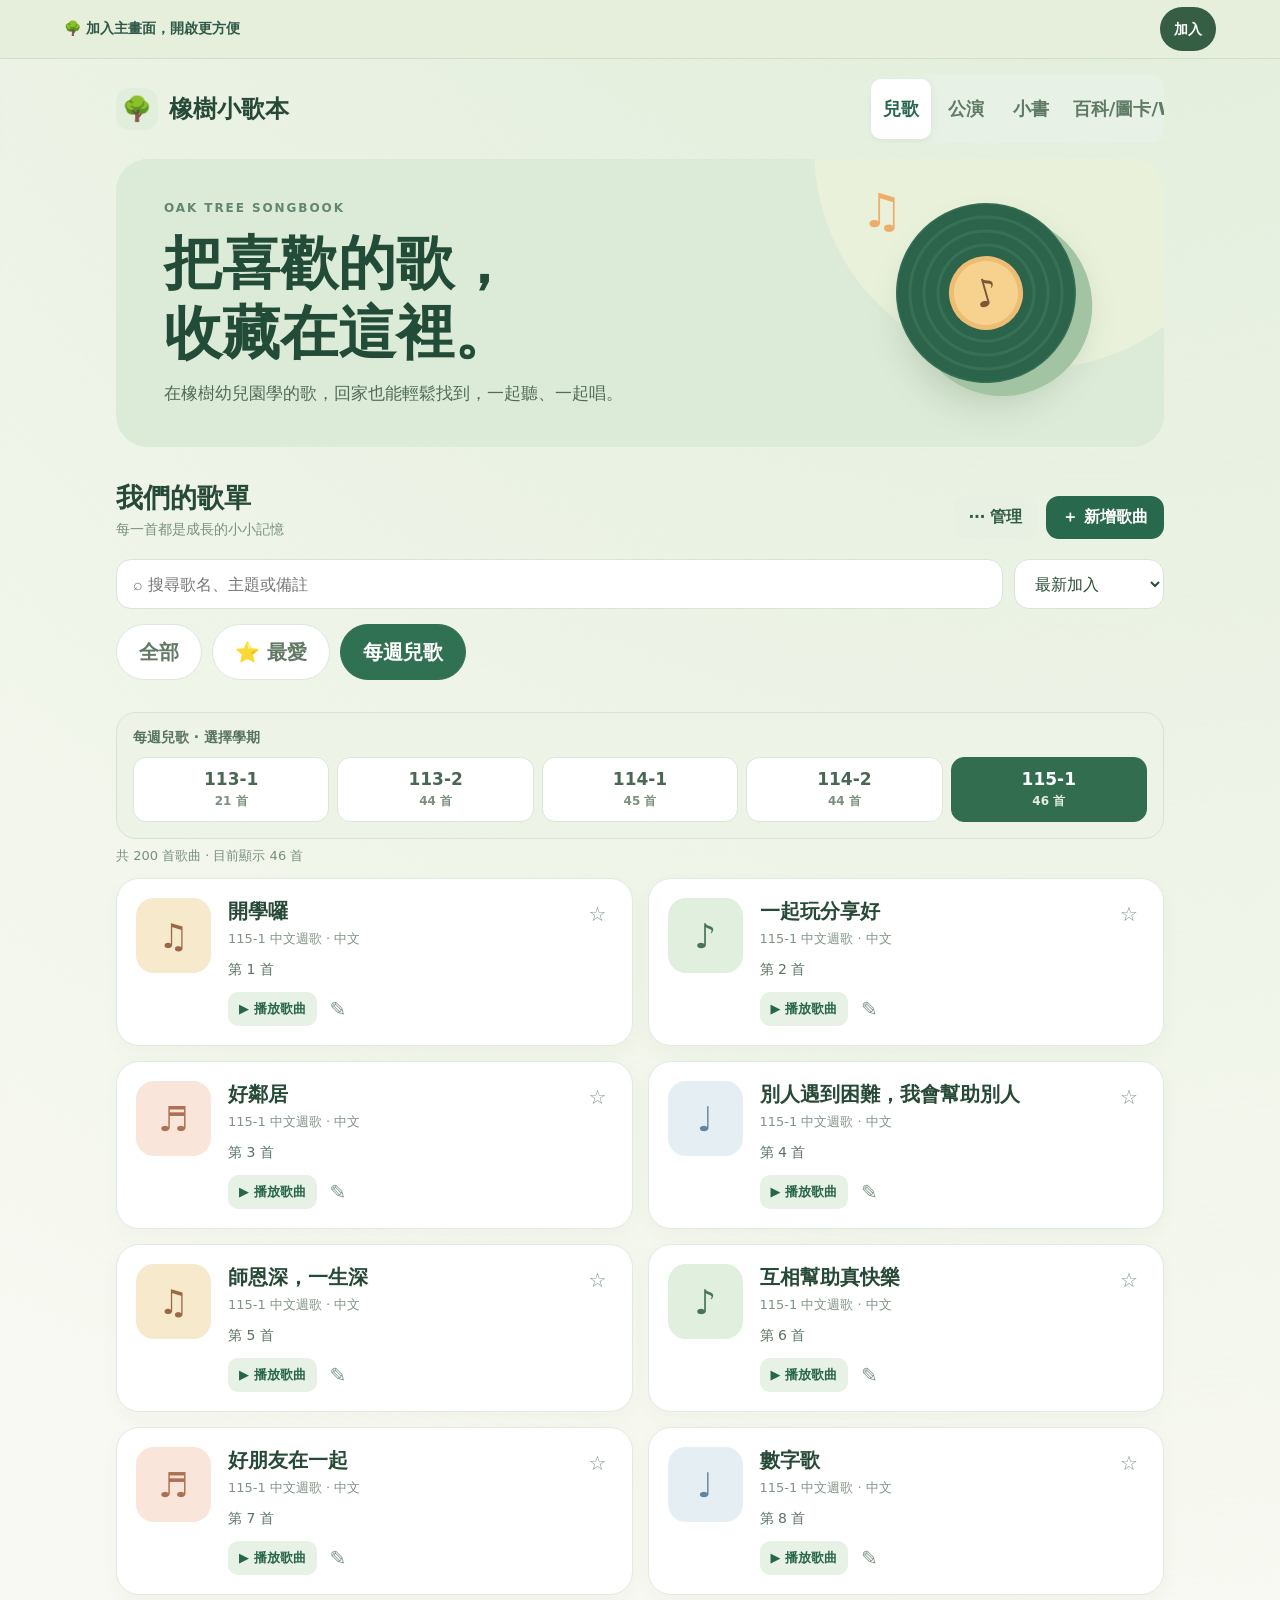
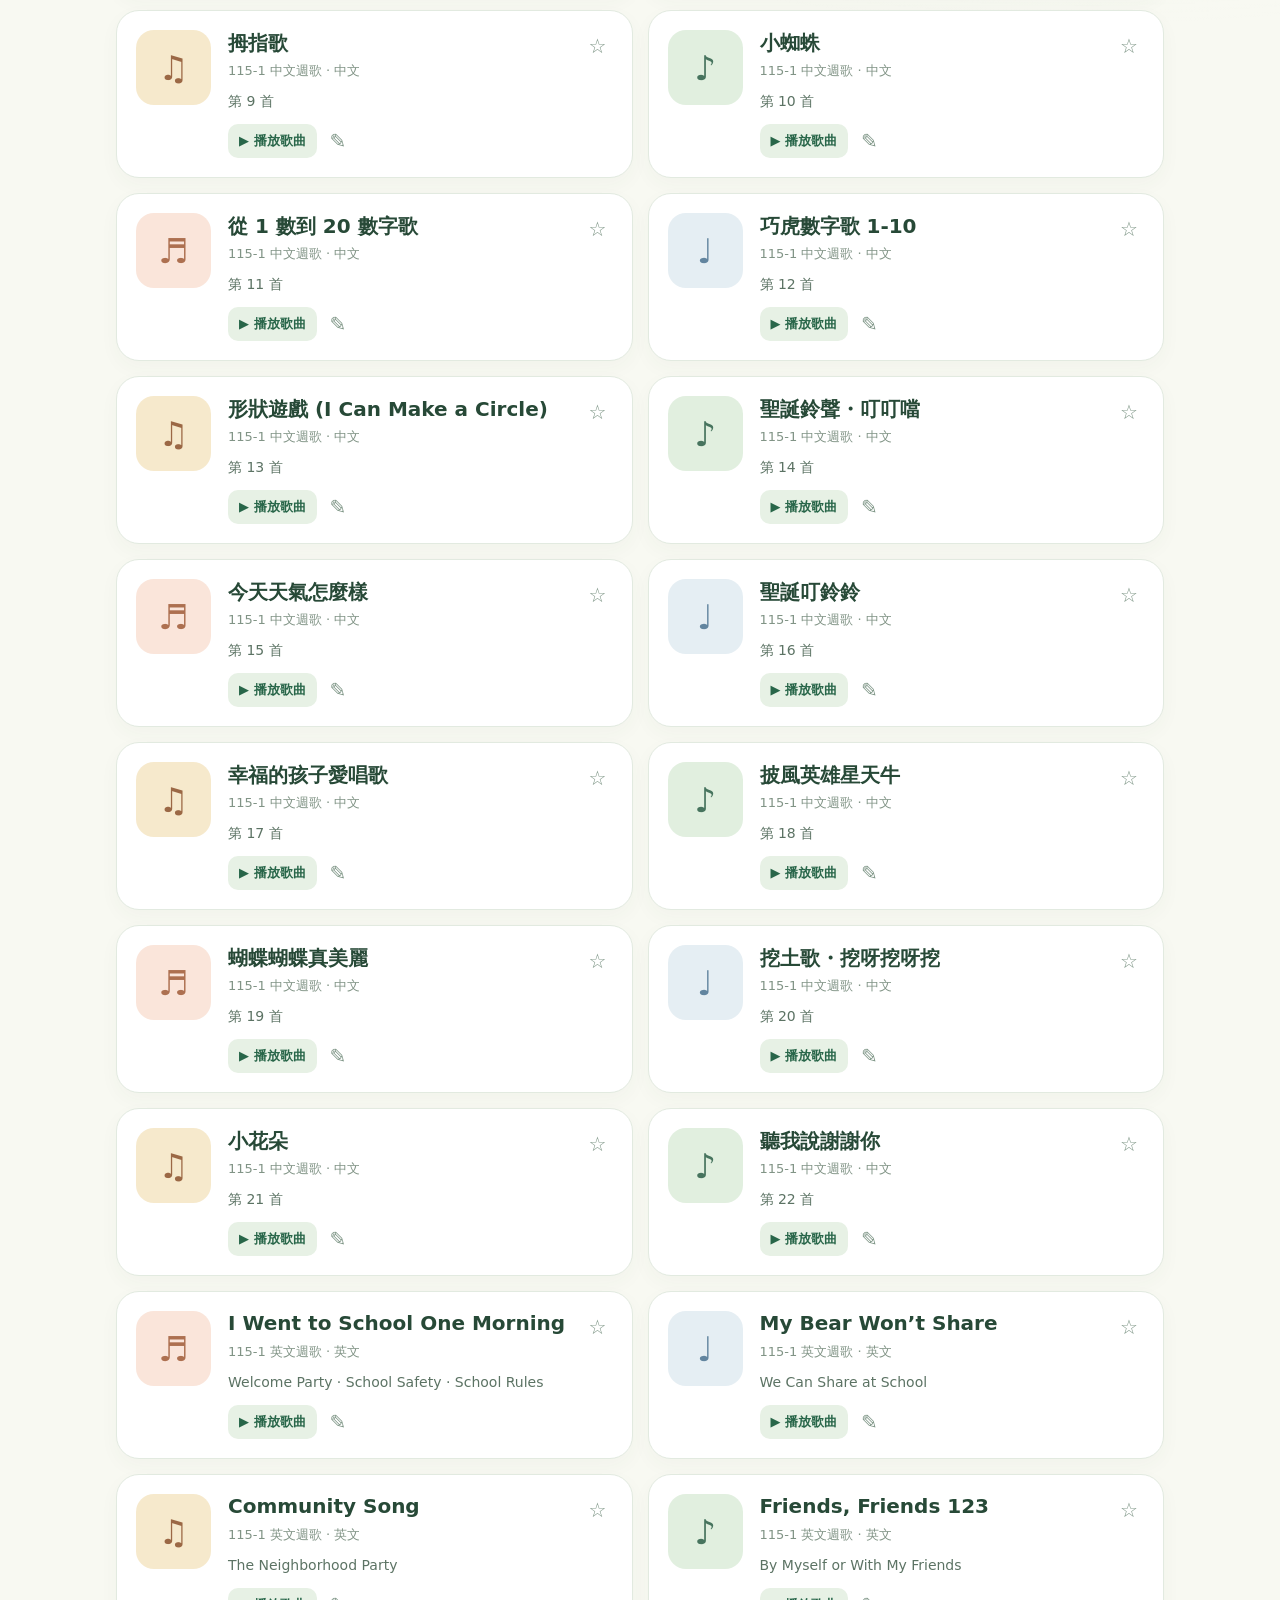
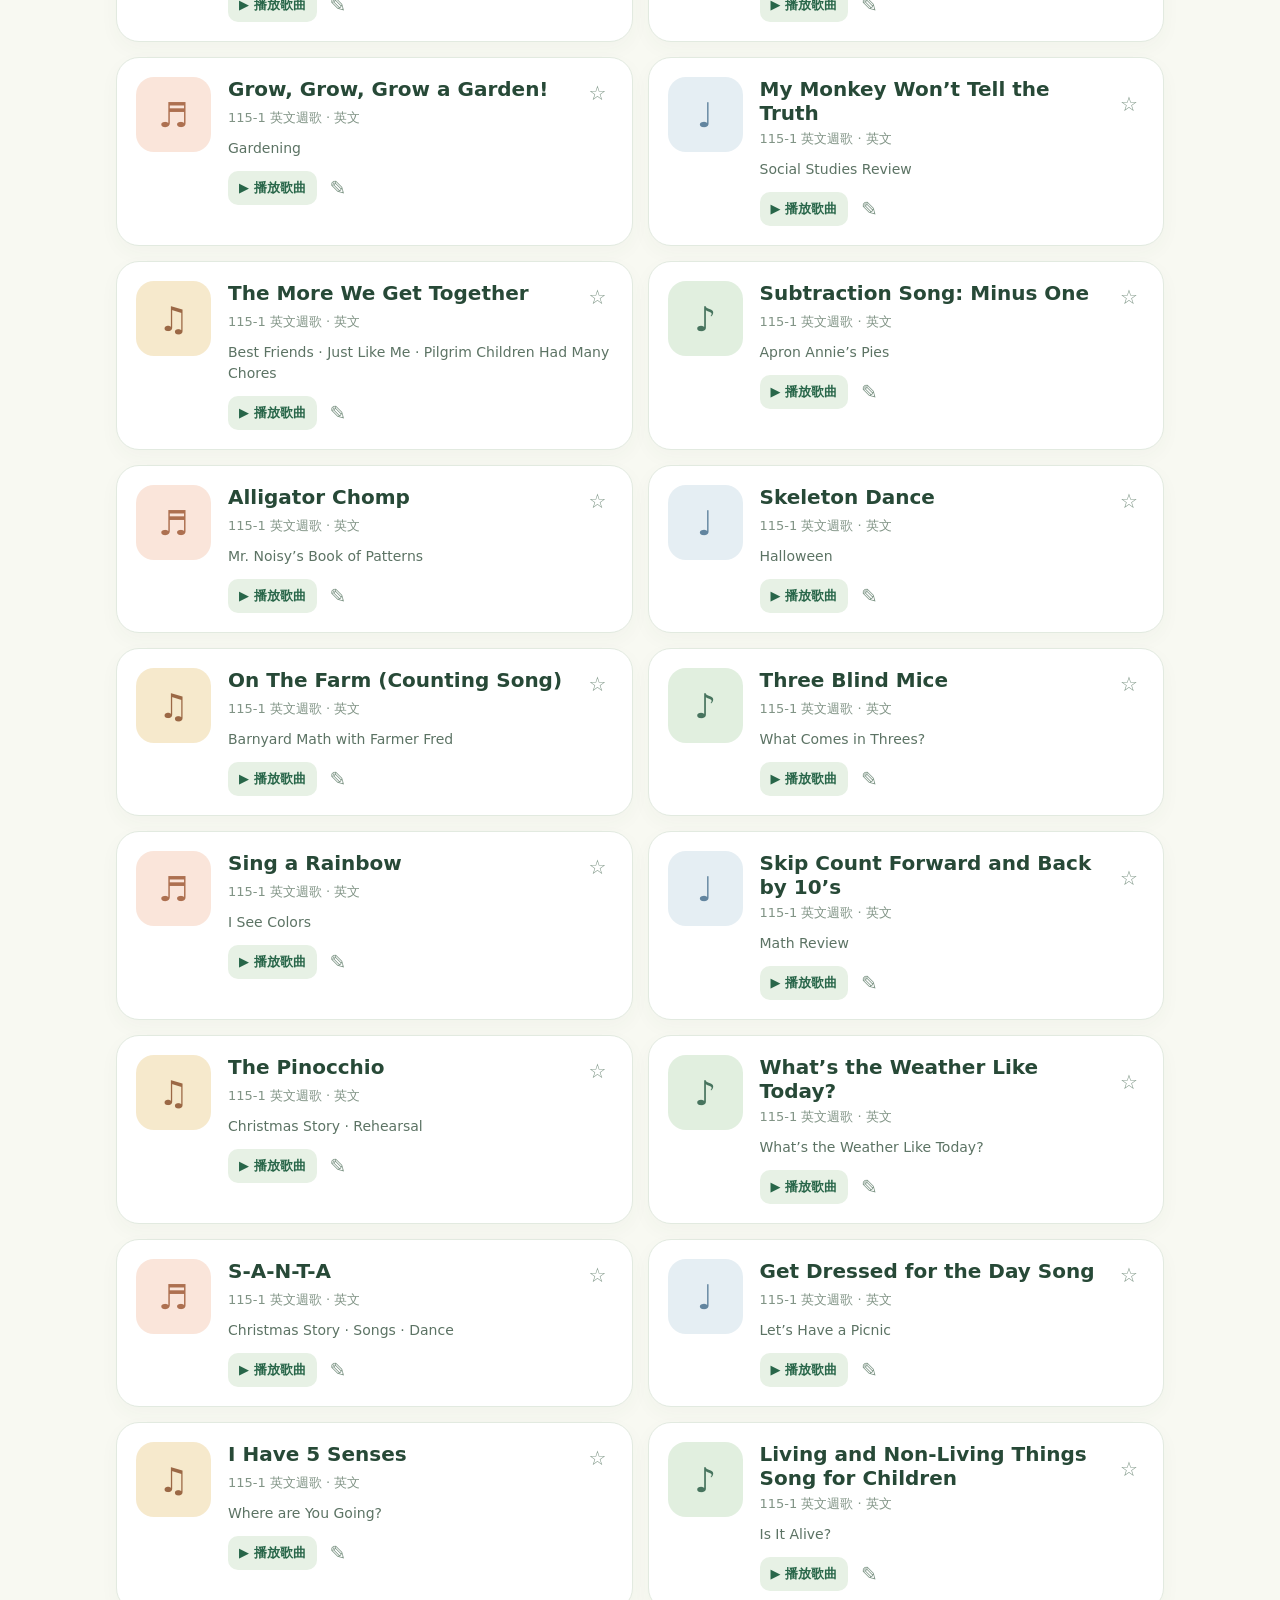
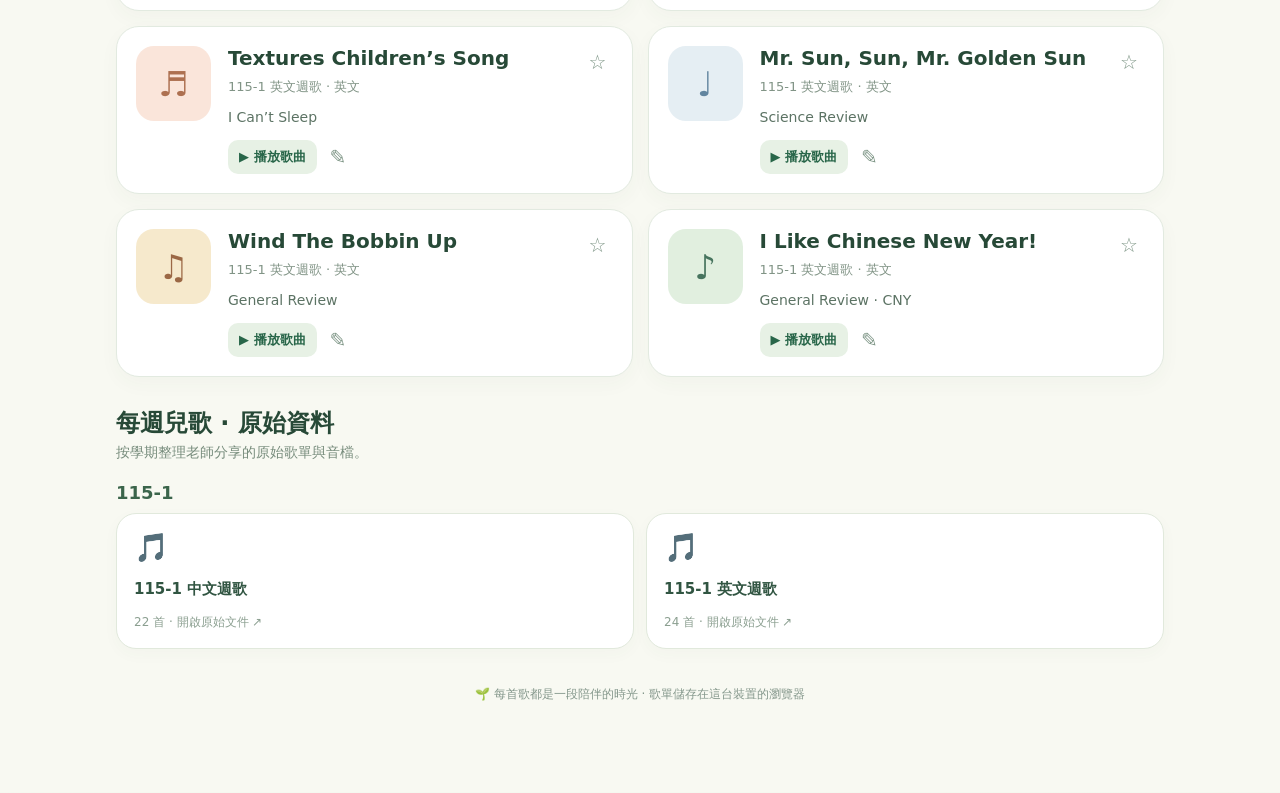
<file: index.html>
<!doctype html><html lang="zh-Hant"><head><meta charset="utf-8"><meta name="viewport" content="width=device-width,initial-scale=1,viewport-fit=cover"><meta name="theme-color" content="#dfecdc"><meta name="description" content="收藏橡樹幼兒園的歌曲與播放連結"><link rel="manifest" href="./manifest.webmanifest?v=28"><link rel="icon" href="./icon.svg?v=28" type="image/svg+xml"><link rel="apple-touch-icon" href="./apple-touch-icon-v28.png"><title>橡樹小歌本</title><style>
:root{font-family:ui-rounded,"Noto Sans TC","PingFang TC",system-ui,sans-serif;color:#274937;background:#f8f9f2}*{box-sizing:border-box}body{margin:0;background:radial-gradient(circle at 85% -10%,#dcebd5,transparent 35%),#f8f9f2}button,input,select,textarea{font:inherit}button{cursor:pointer}button:focus-visible,a:focus-visible,input:focus-visible,textarea:focus-visible{outline:3px solid #eaaa60;outline-offset:2px}.shell{max-width:1100px;margin:auto;padding:0 26px 90px}.top{display:flex;align-items:center;justify-content:space-between;padding:24px 0}.brand{display:flex;align-items:center;gap:11px;font-weight:900;font-size:20px}.brand span:first-child{display:grid;place-items:center;background:#e2eedc;width:42px;height:42px;border-radius:14px}.badge{color:#62816e;background:#eaf3e6;padding:9px 14px;border-radius:99px;font-size:13px;font-weight:700}.hero{position:relative;overflow:hidden;display:flex;align-items:center;justify-content:space-between;min-height:285px;padding:40px 48px;background:#dcebd7;border-radius:32px}.hero>div:first-child{position:relative;z-index:2}.hero:before{content:"";position:absolute;width:440px;height:440px;border-radius:50%;background:#f5f6df;right:-90px;top:-230px;opacity:.55}.eyebrow{font-size:13px;font-weight:900;letter-spacing:.16em;color:#648b69}.hero h1{font-size:clamp(35px,5vw,58px);line-height:1.2;margin:12px 0;color:#224b38}.hero p{color:#506b58;font-size:17px;line-height:1.6;max-width:510px;margin:0}.art{position:relative;z-index:1;width:200px;height:200px;margin-right:20px;flex:none}.record{width:180px;height:180px;border-radius:50%;background:repeating-radial-gradient(circle,#2c634b 0 4px,#387055 5px 7px,#2c634b 8px 14px);box-shadow:12px 17px 0 #a3c4a2,0 24px 35px #47654d33;transform:rotate(-16deg)}.record:after{content:"♪";position:absolute;inset:53px;border-radius:50%;display:grid;place-items:center;font-size:38px;color:#795737;background:#f7d28f;border:5px solid #edbd74}.music{position:absolute;left:-35px;top:-20px;font-size:47px;color:#eead68}.heading{display:flex;align-items:end;justify-content:space-between;gap:15px;margin:33px 0 20px}.heading h2{font-size:27px;margin:0}.heading p{font-size:14px;color:#789082;margin:5px 0 0}.actions{display:flex;gap:8px;flex-wrap:wrap}.btn{display:inline-flex;align-items:center;justify-content:center;gap:6px;border:0;border-radius:13px;padding:11px 16px;min-height:43px;font-weight:800;text-decoration:none}.primary{background:#28684d;color:#fff}.soft{background:#e7f0e3;color:#315f45}.ghost{background:#fff;border:1px solid #dbe7d9;color:#4d6856}.danger{background:#fff0e9;color:#a65234}.toolbar{display:flex;gap:11px;margin:20px 0 15px}.search{flex:1}.search input,.sort{width:100%;border:1px solid #dae5d9;border-radius:15px;background:white;padding:13px 16px;min-height:50px;color:#2d4d38}.sort{width:150px}.filters{display:flex;gap:10px;overflow:auto;padding-bottom:14px;scrollbar-width:none}.chip{flex:none;display:inline-flex;align-items:center;justify-content:center;white-space:nowrap;min-height:56px;border:1px solid #dce8db;border-radius:99px;background:#fff;color:#627966;padding:13px 22px;font-size:20px;line-height:1.35;font-weight:800}.chip.active{color:#fff;background:#317153;border-color:#317153}.count{font-size:13px;color:#7a8e80;margin-bottom:13px}.grid{display:grid;grid-template-columns:repeat(2,minmax(0,1fr));gap:15px}.card{display:flex;gap:17px;background:#fff;border:1px solid #e2eae0;border-radius:23px;padding:19px;min-height:155px;box-shadow:0 7px 20px #345c3e09}.cover{width:75px;height:75px;flex:none;display:grid;place-items:center;border-radius:18px;background:#f6e9cc;color:#9b6845;font-size:34px}.cover.c1{background:#e1efdf;color:#47745e}.cover.c2{background:#fae5da;color:#ad7050}.cover.c3{background:#e5eef3;color:#62859f}.body{min-width:0;flex:1}.cardtop{display:flex;justify-content:space-between;gap:8px}.card h3{font-size:20px;margin:0 0 5px;overflow-wrap:anywhere}.meta{font-size:13px;color:#819486;margin:0 0 11px}.notes{font-size:14px;line-height:1.5;color:#5c7364;margin:0 0 12px;overflow-wrap:anywhere}.bottom{display:flex;gap:7px;align-items:center;flex-wrap:wrap}.play{background:#e7f1e5;color:#286649;border:0;border-radius:10px;padding:8px 11px;font-size:13px;font-weight:900;text-decoration:none}.tiny{background:transparent;border:0;border-radius:10px;color:#819889;padding:6px;font-size:20px;line-height:1}.tiny.on{color:#e8a255}.empty{grid-column:1/-1;border:1px dashed #bfd5be;border-radius:26px;background:#fffefa;padding:50px 20px;text-align:center;color:#617767}.empty .icon{font-size:48px}.empty h3{color:#2a513c;margin:9px 0;font-size:22px}.empty p{line-height:1.7;max-width:460px;margin:0 auto 20px}.foot{text-align:center;margin-top:37px;font-size:12px;color:#84978b}dialog{border:0;border-radius:24px;padding:0;width:min(540px,calc(100% - 26px));max-height:calc(100vh - 30px);box-shadow:0 25px 80px #102b2480;color:#274737}dialog::backdrop{background:#142e2880;backdrop-filter:blur(4px)}.inner{padding:25px;max-height:calc(100vh - 30px);overflow:auto}.dhead{display:flex;align-items:center;justify-content:space-between;margin-bottom:17px}.dhead h2{margin:0;font-size:24px}.field{display:block;font-size:13px;font-weight:800;color:#42604b;margin:13px 0 6px}.input{width:100%;border:1px solid #d5e2d6;border-radius:12px;padding:12px 13px;min-height:45px;color:#294c38}.row{display:grid;grid-template-columns:1fr 1fr;gap:11px}.textarea{min-height:84px;resize:vertical}.dialog-actions{display:flex;justify-content:space-between;gap:8px;margin-top:22px}.dialog-actions>div{display:flex;gap:8px}.help{font-size:13px;line-height:1.7;color:#698073}.toast{position:fixed;bottom:22px;left:50%;transform:translateX(-50%);background:#244b39;color:white;border-radius:12px;padding:11px 16px;z-index:5;max-width:90%;text-align:center}.hidden{display:none!important}@media(max-width:700px){.shell{padding:0 16px 80px}.top{padding:16px 0}.brand{font-size:17px}.brand span:first-child{width:36px;height:36px}.badge{font-size:11px;padding:7px 10px}.hero{padding:30px 25px;min-height:0;border-radius:25px}.hero:before,.hero .art{display:none}.hero h1{font-size:clamp(29px,8.4vw,35px)}.hero p{font-size:15px;max-width:none;color:#3f614c}.heading{align-items:start}.heading h2{font-size:23px}.actions .btn{padding:10px 12px;font-size:13px}.toolbar{flex-direction:column}.sort{width:100%}.grid{grid-template-columns:1fr}.card{padding:16px;gap:13px}.cover{width:68px;height:68px}.card h3{font-size:18px}.row{grid-template-columns:1fr}}
.resources{margin-top:30px}.resources h2{font-size:24px;margin:0 0 5px}.resources>p{color:#778c7c;font-size:14px;margin:0 0 16px}.resource-grid{display:grid;grid-template-columns:repeat(3,minmax(0,1fr));gap:12px}.resource{display:flex;flex-direction:column;justify-content:space-between;min-height:136px;border-radius:20px;padding:17px;background:#fff;border:1px solid #e1e9dc;text-decoration:none;box-shadow:0 5px 16px #345c3e08}.resource:hover{border-color:#9cc5a3;transform:translateY(-2px)}.resource .r-icon{font-size:28px}.resource strong{font-size:15px;color:#315542;line-height:1.4}.resource small{color:#8b9f90;font-size:12px}.resource.ctp{background:#fbf5e9}.weekly-grid{grid-template-columns:repeat(2,minmax(0,1fr))}.weekly-grid .resource:last-child{grid-column:auto}@media(max-width:850px){.resource-grid{grid-template-columns:repeat(2,minmax(0,1fr))}}@media(max-width:450px){.resource{min-height:116px}.resource-grid .resource:last-child{grid-column:1/-1}}
.book-panel{margin:20px 0 0;border:1px solid #dce8da;border-radius:22px;background:#fffefa;overflow:hidden}.book-panel summary{cursor:pointer;padding:19px 23px;display:flex;justify-content:space-between;gap:10px;align-items:center;color:#305b42;font-size:19px;font-weight:900;list-style:none}.book-panel summary::-webkit-details-marker{display:none}.book-panel summary:after{content:"⌄";font-size:25px;line-height:1;transition:transform .2s}.book-panel[open] summary:after{transform:rotate(180deg)}.book-panel summary small{display:block;color:#789080;font-size:13px;font-weight:600;margin-top:3px}.books-grid{display:grid;grid-template-columns:repeat(2,minmax(0,1fr));gap:12px;padding:0 18px 18px}.book-card{border:1px solid #e4eadf;border-radius:16px;background:#fff;padding:16px}.book-card h3{margin:0 0 13px;font-size:17px;line-height:1.4;color:#2f5541}.book-card h3 span{display:inline-grid;place-items:center;width:27px;height:27px;border-radius:8px;background:#e5f0e3;color:#3d7054;font-size:12px;margin-right:8px}.track-links{display:flex;flex-wrap:wrap;gap:7px}.track-links a{display:inline-flex;align-items:center;gap:4px;padding:8px 11px;border-radius:10px;background:#edf4e9;color:#315f45;text-decoration:none;font-size:12px;font-weight:800}.track-links a:hover{background:#dcebd7}@media(max-width:700px){.books-grid{grid-template-columns:1fr;padding:0 12px 12px}.book-panel summary{padding:16px;font-size:17px}}
.unused-book-promo{display:flex;align-items:center;justify-content:space-between;gap:15px;background:#fff;border:1px solid #dce9d8;border-radius:20px;padding:20px 23px;margin-top:26px}.book-promo strong{font-size:18px;color:#315943}.book-promo p{font-size:14px;color:#708673;margin:5px 0 0}.book-promo a{display:inline-flex;align-items:center;justify-content:center;background:#326a50;color:#fff;text-decoration:none;border-radius:12px;padding:11px 15px;white-space:nowrap;font-size:14px;font-weight:900}@media(max-width:700px){.book-promo{align-items:stretch;flex-direction:column}.book-promo a{width:100%}}
.app-nav{display:flex;gap:5px;padding:4px;background:#e8f1e5;border-radius:13px}.app-nav a{padding:8px 12px;border-radius:10px;color:#5f7b65;text-decoration:none;font-size:13px;font-weight:900;white-space:nowrap}.app-nav a.active{background:#fff;color:#28684d;box-shadow:0 2px 8px #305f3d16}@media(max-width:700px){.app-nav a{padding:7px 9px;font-size:12px}.brand{font-size:16px}}
.semester-picker{margin:18px 0 8px;padding:16px;background:#edf3e7;border:1px solid #d6e5d2;border-radius:20px}.semester-picker[hidden],.weekly-source[hidden]{display:none}.semester-label{font-size:14px;font-weight:800;color:#58735f;margin-bottom:10px}.semester-tabs{display:grid;grid-template-columns:repeat(5,minmax(0,1fr));gap:8px}.semester-tab{font:inherit;cursor:pointer;border:1px solid #dce6d8;border-radius:13px;background:#fff;padding:11px 8px;color:#496754;font-size:17px;font-weight:900;min-width:0}.semester-tab small{display:block;font-size:12px;font-weight:600;margin-top:4px;color:#7b907e}.semester-tab.active{background:#326d50;color:#fff;border-color:#326d50}.semester-tab.active small{color:#e0eee1}.weekly-source{margin-top:20px}.weekly-source h3{margin:0 0 10px;font-size:18px;color:#3b654b}.term-pending{grid-column:1/-1;background:#f1f3ed;border:1px dashed #c6d6c2;padding:22px;border-radius:18px;color:#758b78;font-size:14px}@media(max-width:700px){.semester-picker{padding:13px}.semester-tabs{gap:6px}.semester-tab{font-size:16px;padding:10px 4px}.semester-tab small{font-size:11px}}@media(max-width:700px){.top{flex-wrap:wrap}.app-nav{width:100%}.app-nav a{flex:1;text-align:center;padding:10px 6px;font-size:14px}}.app-nav a{display:flex;align-items:center;justify-content:center;min-height:50px;padding:11px 16px;font-size:18px;line-height:1.35}@media(max-width:700px){.top{flex-wrap:wrap}.app-nav{width:100%}.app-nav a{flex:1;min-height:50px;padding:12px 6px;font-size:18px}}.brand{font-size:24px;line-height:1.25}
.top{padding:16px 0;gap:12px}.app-nav{height:68px;align-items:stretch}.app-nav a{height:60px;min-height:60px;padding:12px 6px}
</style><link rel="stylesheet" href="./header.css?v=41"><script src="./pwa-update.js?v=27" defer></script><style>.oak-install-banner{display:flex;align-items:center;justify-content:space-between;gap:16px;padding:14px max(5%,env(safe-area-inset-right)) 14px max(5%,env(safe-area-inset-left));background:#e6eedc;border-bottom:1px solid #d1dfc8;color:#2f5847}.oak-install-banner strong{display:block;font-size:17px}.oak-install-banner span{display:block;font-size:13px;color:#6a806d;margin-top:3px}.oak-install-banner button,#oakNativeInstall{font:800 16px/1.3 system-ui,sans-serif;min-height:46px;padding:11px 20px;border:0;border-radius:24px;background:#365e45;color:#fff;white-space:nowrap;cursor:pointer}.oak-install-banner button:disabled{background:#cadac2;color:#4c6952;cursor:default}#oakInstallDialog{border:1px solid #d7e2ce;border-radius:24px;background:#f8f9f2;color:#2f4b38;max-width:480px;width:calc(100% - 32px);padding:26px;box-sizing:border-box}#oakInstallDialog::backdrop{background:#1d3e345c}#oakInstallDialog h2{font-size:23px;margin:8px 0 16px}#oakInstallDialog p{font-size:16px;line-height:1.8;margin:14px 0}#oakInstallDialog .oak-install-close{float:right;background:transparent;border:0;color:#456551;font-size:28px;cursor:pointer;min-width:40px;min-height:40px}#oakInstallDialog [hidden]{display:none!important}.oak-install-banner button:focus-visible,#oakInstallDialog button:focus-visible{outline:3px solid #ce9b42;outline-offset:3px}@media(max-width:560px){.oak-install-banner{padding:12px 4%;gap:10px}.oak-install-banner strong{font-size:15px}.oak-install-banner span{font-size:12px;max-width:160px;line-height:1.5}.oak-install-banner button{font-size:15px;padding:10px 15px}}.oak-install-banner{padding-top:7px;padding-bottom:7px;gap:8px}.oak-install-banner strong{font-size:14px;line-height:1.4;white-space:nowrap}.oak-install-banner button{font-size:14px;min-height:44px;padding:8px 14px}.oak-install-banner[hidden]{display:none!important}@media(display-mode:standalone){.oak-install-banner{display:none!important}}@media(max-width:360px){.oak-install-banner strong{font-size:13px}}</style><script src="./install-home.js?v=2" defer></script></head><body><section class="oak-install-banner" aria-label="加入主畫面"><strong>🌳 加入主畫面，開啟更方便</strong><button id="oakInstallButton" type="button" aria-label="將橡樹歌單加入主畫面">加入</button></section><div class="shell"><header class="top"><div class="brand"><span>🌳</span>橡樹小歌本</div><nav class="app-nav" aria-label="主選單"><a class="active" aria-current="page" href="./?v=27">兒歌</a><a href="./performances/?v=27">公演</a><a href="./books/?v=27">小書</a><a href="./resources/?v=27">百科/圖卡/WA</a></nav></header><section class="hero"><div><div class="eyebrow">OAK TREE SONGBOOK</div><h1>把喜歡的歌，<br>收藏在這裡。</h1><p>在橡樹幼兒園學的歌，回家也能輕鬆找到，一起聽、一起唱。</p></div><div class="art" aria-hidden="true"><div class="record"></div><span class="music">♫</span></div></section><main><div class="heading"><div><h2>我們的歌單</h2><p>每一首都是成長的小小記憶</p></div><div class="actions"><button id="manageBtn" class="btn soft">⋯ 管理</button><button id="addBtn" class="btn primary">＋ 新增歌曲</button></div></div><div class="toolbar"><label class="search"><input id="search" type="search" placeholder="⌕ 搜尋歌名、主題或備註" aria-label="搜尋歌單"></label><select id="sort" class="sort" aria-label="排序方式"><option value="new">最新加入</option><option value="title">歌名排序</option><option value="favorite">最愛優先</option></select></div><div id="filters" class="filters"></div><div id="semesterPicker" class="semester-picker"><div class="semester-label">每週兒歌 · 選擇學期</div><div id="semesterTabs" class="semester-tabs" role="group" aria-label="每週兒歌學期"></div></div><div id="count" class="count"></div><div id="grid" class="grid"></div></main><section class="resources" data-resource-section="weekly" aria-label="每週兒歌原始資料"><h2>每週兒歌 · 原始資料</h2><p>按學期整理老師分享的原始歌單與音檔。</p><div class="weekly-source" data-semester="115-1"><h3>115-1</h3><div class="resource-grid weekly-grid"><a class="resource" href="https://reurl.cc/277ye4" target="_blank" rel="noopener noreferrer"><span class="r-icon">🎵</span><strong>115-1 中文週歌</strong><small>22 首 · 開啟原始文件 ↗</small></a><a class="resource" href="https://reurl.cc/LeeLgX" target="_blank" rel="noopener noreferrer"><span class="r-icon">🎵</span><strong>115-1 英文週歌</strong><small>24 首 · 開啟原始文件 ↗</small></a></div></div><div class="weekly-source" data-semester="113-1"><h3>113-1</h3><div class="resource-grid weekly-grid"><a class="resource" href="https://reurl.cc/yvKzr6" target="_blank" rel="noopener noreferrer"><span class="r-icon">🎵</span><strong>113-1 中文週歌</strong><small>21 首 · 開啟原始文件 ↗</small></a></div></div><div class="weekly-source" data-semester="113-2"><h3>113-2</h3><div class="resource-grid weekly-grid"><a class="resource" href="https://docs.google.com/document/d/1z-SynEtV_HfwCzYWh_nQJV52-KiFcUOPLmjjjfNqa-E/edit?usp=sharing" target="_blank" rel="noopener noreferrer"><span class="r-icon">🎵</span><strong>113-2 中文週歌</strong><small>22 首 · 開啟原始文件 ↗</small></a><a class="resource" href="https://drive.google.com/drive/folders/14uwDfpYK676j5fpR87UpuzhgmJwRx_hg?usp=sharing" target="_blank" rel="noopener noreferrer"><span class="r-icon">🎧</span><strong>113-2 英文週歌</strong><small>22 首 · 開啟資料夾 ↗</small></a></div></div><div class="weekly-source" data-semester="114-1"><h3>114-1</h3><div class="resource-grid weekly-grid"><a class="resource" href="https://reurl.cc/WOoWn5" target="_blank" rel="noopener noreferrer"><span class="r-icon">🎵</span><strong>114-1 中文週歌</strong><small>22 週 · 開啟原始文件 ↗</small></a><a class="resource" href="https://reurl.cc/NxoDvq" target="_blank" rel="noopener noreferrer"><span class="r-icon">🎬</span><strong>114-1 英文週歌</strong><small>23 支影片 · 開啟資料夾 ↗</small></a></div></div><div class="weekly-source" data-semester="114-2"><h3>114-2</h3><div class="resource-grid weekly-grid"><a class="resource" href="https://reurl.cc/6GabN6" target="_blank" rel="noopener noreferrer"><span class="r-icon">🎵</span><strong>114-2 中文週歌</strong><small>22 週 · 開啟原始文件 ↗</small></a><a class="resource" href="https://reurl.cc/8e3b5b" target="_blank" rel="noopener noreferrer"><span class="r-icon">🎧</span><strong>114-2 英文週歌</strong><small>22 個音檔 · 開啟資料夾 ↗</small></a></div></div></section><footer class="foot">🌱 每首歌都是一段陪伴的時光 · 歌單儲存在這台裝置的瀏覽器</footer></div>
<dialog id="songDialog"><form id="songForm" class="inner"><div class="dhead"><h2 id="dialogTitle">新增歌曲</h2><button type="button" class="tiny" data-close="songDialog" aria-label="關閉">✕</button></div><input type="hidden" name="id"><label class="field" for="title">歌名 *</label><input class="input" id="title" name="title" required maxlength="100" placeholder="歌曲名稱"><div class="row"><div><label class="field" for="category">主題／分類</label><input class="input" id="category" name="category" list="categoryList" maxlength="30" placeholder="英文歌、節慶等"><datalist id="categoryList"></datalist></div><div><label class="field" for="artist">語言或演唱者</label><input class="input" id="artist" name="artist" maxlength="50" placeholder="中文、英文等"></div></div><label class="field" for="url">播放連結 *</label><input class="input" id="url" name="url" type="url" required placeholder="https://youtube.com/…"><label class="field" for="url2">其他連結（選填）</label><input class="input" id="url2" name="url2" type="url" placeholder="另一個影片或音樂連結"><label class="field" for="notes">備註（選填）</label><textarea class="input textarea" id="notes" name="notes" maxlength="300" placeholder="老師分享日期、孩子喜歡的段落…"></textarea><div class="dialog-actions"><button type="button" id="deleteBtn" class="btn danger hidden">刪除</button><div><button type="button" class="btn ghost" data-close="songDialog">取消</button><button class="btn primary" type="submit">儲存歌曲</button></div></div></form></dialog>
<dialog id="manageDialog"><div class="inner"><div class="dhead"><h2>管理歌單</h2><button type="button" class="tiny" data-close="manageDialog" aria-label="關閉">✕</button></div><p class="help">一次貼上多首歌，每行一首：<br><b>歌名 | 播放連結 | 主題</b><br>主題可以留空。匯入會加入目前歌單。</p><textarea id="bulk" class="input textarea" style="min-height:140px" placeholder="歌名 | https://... | 英文歌&#10;另一首歌 | https://... | 生活歌"></textarea><div style="display:flex;justify-content:flex-end;margin:10px 0 25px"><button id="importText" class="btn primary">匯入文字</button></div><p class="help">匯出備份可保留最愛、備註和連結；換手機時可匯入。同歌名與連結會略過。</p><div class="actions"><button id="exportBtn" class="btn soft">↓ 匯出備份</button><button id="importBtn" class="btn ghost">↑ 匯入備份</button><input id="fileInput" type="file" accept="application/json,.json" hidden></div></div></dialog><div id="toast" class="toast hidden" role="status" aria-live="polite"></div><script src="./seed.js?v=13" defer></script><script src="./christmas.js" defer></script><script src="./christmas2025.js" defer></script><script src="./weekly1131.js?v=14" defer></script><script src="./weekly1142.js?v=15" defer></script><script src="./weekly1141.js" defer></script><script src="./weekly1151.js?v=1" defer></script><script src="./graduation2026.js?v=1" defer></script><script src="./graduation2025.js?v=1" defer></script><script src="./app.js?v=21" defer></script><script src="./youtube-player.js?v=1" defer></script><dialog id="oakInstallDialog"><form method="dialog"><button class="oak-install-close" aria-label="關閉加入主畫面說明">×</button></form><h2>把橡樹歌單放進主畫面</h2><p>下次點專屬圖示，就能直接開啟歌單。</p><button id="oakNativeInstall" type="button" hidden>安裝橡樹歌單</button><p><strong>iPhone／iPad</strong><br>用 Safari 開啟 → 按「分享」→「加入主畫面」→「新增」。</p><p><strong>Android／電腦</strong><br>可從瀏覽器選單選「安裝應用程式」或「加入主畫面」。</p><p id="oakInstallStatus" role="status" aria-live="polite"></p></dialog></body></html>
</file>
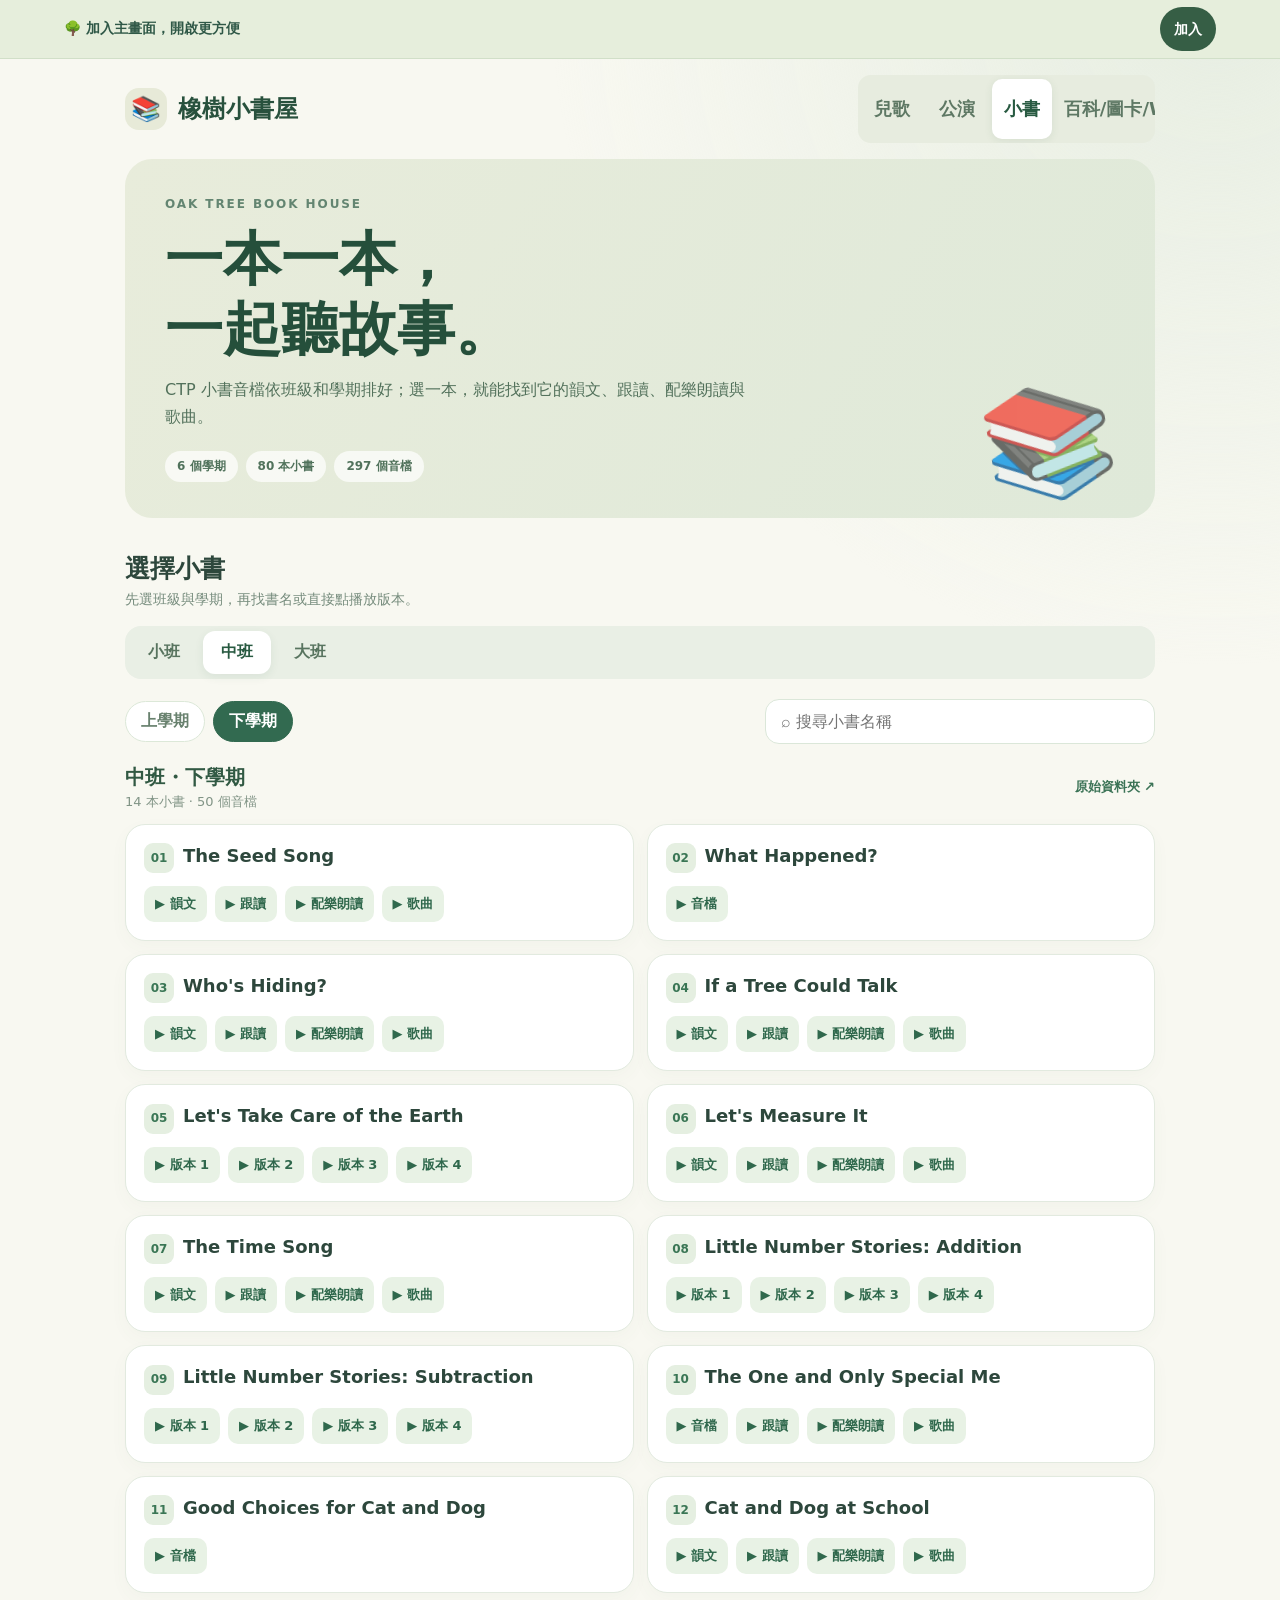
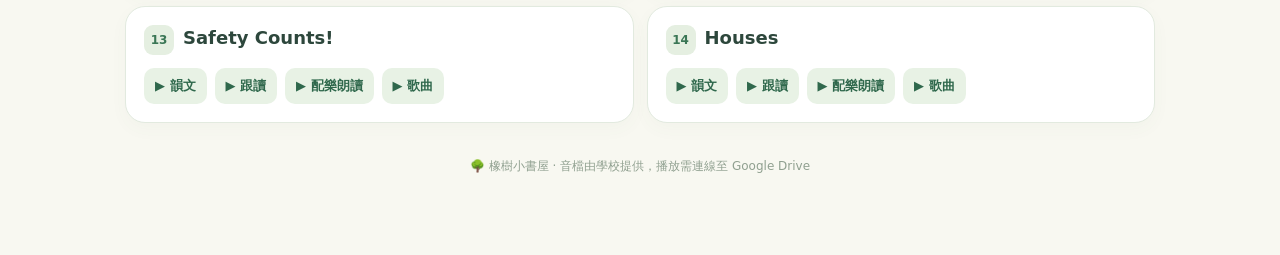
<file: books/index.html>
<!doctype html>
<html lang="zh-Hant"><head><meta charset="utf-8"><meta name="viewport" content="width=device-width,initial-scale=1,viewport-fit=cover"><meta name="theme-color" content="#e9e9da"><meta name="description" content="橡樹幼兒園 CTP 小書音檔，依班級、學期與書名整理。"><link rel="manifest" href="../manifest.webmanifest?v=28"><link rel="icon" href="../icon.svg?v=28" type="image/svg+xml"><link rel="apple-touch-icon" href="../apple-touch-icon-v28.png"><title>橡樹小書屋</title><style>
:root{font-family:ui-rounded,"Noto Sans TC","PingFang TC",system-ui,sans-serif;color:#2d473c;background:#f8f8f1}*{box-sizing:border-box}body{margin:0;background:radial-gradient(circle at 95% 0,#e7eee2,transparent 30%),#f8f8f1}button,input{font:inherit}button{cursor:pointer}button:focus-visible,a:focus-visible,input:focus-visible{outline:3px solid #e6a65d;outline-offset:2px}a{color:inherit}.shell{max-width:1080px;margin:auto;padding:0 25px 80px}.top{padding:22px 0;display:flex;justify-content:space-between;align-items:center;gap:12px}.brand{display:flex;align-items:center;gap:10px;font-size:19px;font-weight:900;color:#28513d}.brand-icon{width:42px;height:42px;display:grid;place-items:center;background:#e7ead8;border-radius:14px;font-size:24px}.back{border:1px solid #dbe5d7;padding:9px 13px;border-radius:12px;text-decoration:none;color:#496957;background:#fff;font-size:13px;font-weight:800}.hero{border-radius:27px;padding:36px 40px;background:linear-gradient(120deg,#e8ecdb,#dfe9d9);position:relative;overflow:hidden}.hero>div{position:relative;z-index:1}.hero .eyebrow{font-size:12px;letter-spacing:.16em;color:#638571;font-weight:900}.hero h1{font-size:clamp(32px,4.5vw,51px);line-height:1.2;letter-spacing:.03em;margin:12px 0;color:#254f3b}.hero p{margin:0;font-size:16px;line-height:1.7;max-width:590px;color:#52715b}.hero:after{content:"📚";position:absolute;right:38px;bottom:12px;font-size:108px;transform:rotate(-10deg);opacity:.75}.stats{display:flex;gap:8px;flex-wrap:wrap;margin-top:20px}.stat{display:inline-block;border-radius:99px;background:#ffffffb6;padding:7px 12px;color:#50725b;font-weight:800;font-size:12px}.section{margin-top:34px}.section-head{margin-bottom:17px}.section-head h2{font-size:25px;margin:0}.section-head p{font-size:14px;color:#768c7d;margin:6px 0 0}.switch{display:flex;background:#e9efe5;padding:5px;border-radius:16px;gap:5px}.switch button{border:0;background:transparent;color:#58745f;padding:11px 18px;border-radius:12px;font-weight:900;min-height:43px}.switch button.active{background:#fff;color:#285a41;box-shadow:0 3px 10px #2b5a3b14}.controls{display:flex;align-items:center;justify-content:space-between;flex-wrap:wrap;gap:12px;margin:20px 0}.term-switch{display:flex;gap:8px}.term-switch button{border:1px solid #dce8d8;background:#fff;color:#68816e;border-radius:99px;padding:9px 15px;font-weight:800}.term-switch button.active{background:#326a50;color:#fff;border-color:#326a50}.search{flex:1;min-width:210px;max-width:390px;border:1px solid #dbe7d9;border-radius:14px;background:#fff;padding:12px 15px;min-height:45px;color:#31503e}.summary{display:flex;justify-content:space-between;align-items:center;gap:12px;margin:19px 0 13px}.summary h3{margin:0;font-size:20px;color:#315943}.summary small{font-size:13px;color:#819486}.folder{color:#3b7356;font-weight:800;font-size:13px;text-decoration:none}.folder:hover{text-decoration:underline}.grid{display:grid;grid-template-columns:repeat(2,minmax(0,1fr));gap:13px}.card{background:#fff;border:1px solid #e2eadf;border-radius:20px;padding:18px;box-shadow:0 6px 18px #49644b09}.card h4{font-size:18px;margin:0 0 13px;line-height:1.4;overflow-wrap:anywhere}.num{display:inline-grid;place-items:center;width:30px;height:30px;border-radius:9px;background:#e5efe1;color:#3a7655;font-size:12px;margin-right:9px}.tracks{display:flex;gap:8px;flex-wrap:wrap}.track{display:inline-flex;align-items:center;text-decoration:none;border-radius:10px;background:#e8f2e5;color:#2f684c;padding:9px 11px;font-weight:900;font-size:13px}.track:hover{background:#d8ead4}.empty{grid-column:1/-1;text-align:center;background:#fff;border-radius:18px;padding:35px;color:#708777}.resources{margin-top:45px;padding-top:26px;border-top:1px solid #dce8dc}.resources h2{margin:0 0 6px;font-size:23px}.resources p{font-size:14px;color:#788c7e;margin:0 0 15px}.resource-grid{display:grid;grid-template-columns:repeat(3,minmax(0,1fr));gap:11px}.resource{display:flex;min-height:106px;flex-direction:column;justify-content:space-between;text-decoration:none;border:1px solid #e0e9dd;background:#fff;border-radius:17px;padding:15px}.resource strong{font-size:15px;color:#355d45}.resource small{font-size:12px;color:#8b9e8d}.resource .emoji{font-size:23px}.resource.disabled{opacity:.67;background:#f1f2ed}.footer{text-align:center;color:#90a090;font-size:12px;margin-top:35px}@media(max-width:700px){.shell{padding:0 15px 75px}.top{padding:16px 0}.brand{font-size:17px}.brand-icon{width:36px;height:36px}.back{font-size:12px}.hero{padding:27px 24px}.hero:after{display:none}.hero h1{font-size:35px}.hero p{font-size:14px}.section{margin-top:28px}.section-head h2{font-size:23px}.switch button{flex:1;padding:10px}.switch{width:100%}.controls{align-items:stretch}.term-switch{width:100%}.term-switch button{flex:1}.search{max-width:none;width:100%}.grid{grid-template-columns:1fr}.resource-grid{grid-template-columns:repeat(2,minmax(0,1fr))}.resource{min-height:112px}.summary{align-items:flex-start}.summary h3{font-size:18px}}
.app-nav{display:flex;gap:5px;padding:4px;background:#e7ecdf;border-radius:13px}.app-nav a{padding:8px 12px;border-radius:10px;color:#5e7864;text-decoration:none;font-size:13px;font-weight:900;white-space:nowrap}.app-nav a.active{background:#fff;color:#285a41;box-shadow:0 2px 8px #305f3d16}@media(max-width:700px){.app-nav a{padding:7px 9px;font-size:12px}.brand{font-size:16px}}
@media(max-width:700px){.top{flex-wrap:wrap}.app-nav{width:100%}.app-nav a{flex:1;text-align:center;padding:10px 6px;font-size:14px}}.app-nav a{display:flex;align-items:center;justify-content:center;min-height:50px;padding:11px 16px;font-size:18px;line-height:1.35}@media(max-width:700px){.top{flex-wrap:wrap}.app-nav{width:100%}.app-nav a{flex:1;min-height:50px;padding:12px 6px;font-size:18px}}.brand{font-size:24px;line-height:1.25}
.top{padding:16px 0;gap:12px}.app-nav{height:68px;align-items:stretch}.app-nav a{height:60px;min-height:60px;padding:12px 6px}
</style><link rel="stylesheet" href="../header.css?v=41"><script src="../pwa-update.js?v=27" defer></script><style>.oak-install-banner{display:flex;align-items:center;justify-content:space-between;gap:16px;padding:14px max(5%,env(safe-area-inset-right)) 14px max(5%,env(safe-area-inset-left));background:#e6eedc;border-bottom:1px solid #d1dfc8;color:#2f5847}.oak-install-banner strong{display:block;font-size:17px}.oak-install-banner span{display:block;font-size:13px;color:#6a806d;margin-top:3px}.oak-install-banner button,#oakNativeInstall{font:800 16px/1.3 system-ui,sans-serif;min-height:46px;padding:11px 20px;border:0;border-radius:24px;background:#365e45;color:#fff;white-space:nowrap;cursor:pointer}.oak-install-banner button:disabled{background:#cadac2;color:#4c6952;cursor:default}#oakInstallDialog{border:1px solid #d7e2ce;border-radius:24px;background:#f8f9f2;color:#2f4b38;max-width:480px;width:calc(100% - 32px);padding:26px;box-sizing:border-box}#oakInstallDialog::backdrop{background:#1d3e345c}#oakInstallDialog h2{font-size:23px;margin:8px 0 16px}#oakInstallDialog p{font-size:16px;line-height:1.8;margin:14px 0}#oakInstallDialog .oak-install-close{float:right;background:transparent;border:0;color:#456551;font-size:28px;cursor:pointer;min-width:40px;min-height:40px}#oakInstallDialog [hidden]{display:none!important}.oak-install-banner button:focus-visible,#oakInstallDialog button:focus-visible{outline:3px solid #ce9b42;outline-offset:3px}@media(max-width:560px){.oak-install-banner{padding:12px 4%;gap:10px}.oak-install-banner strong{font-size:15px}.oak-install-banner span{font-size:12px;max-width:160px;line-height:1.5}.oak-install-banner button{font-size:15px;padding:10px 15px}}.oak-install-banner{padding-top:7px;padding-bottom:7px;gap:8px}.oak-install-banner strong{font-size:14px;line-height:1.4;white-space:nowrap}.oak-install-banner button{font-size:14px;min-height:44px;padding:8px 14px}.oak-install-banner[hidden]{display:none!important}@media(display-mode:standalone){.oak-install-banner{display:none!important}}@media(max-width:360px){.oak-install-banner strong{font-size:13px}}</style><script src="../install-home.js?v=2" defer></script></head><body><section class="oak-install-banner" aria-label="加入主畫面"><strong>🌳 加入主畫面，開啟更方便</strong><button id="oakInstallButton" type="button" aria-label="將橡樹歌單加入主畫面">加入</button></section><div class="shell"><header class="top"><div class="brand"><span class="brand-icon">📚</span>橡樹小書屋</div><nav class="app-nav" aria-label="主選單"><a href="../?v=27">兒歌</a><a href="../performances/?v=27">公演</a><a class="active" aria-current="page" href="../books/?v=27">小書</a><a href="../resources/?v=27">百科/圖卡/WA</a></nav></header><section class="hero"><div><div class="eyebrow">OAK TREE BOOK HOUSE</div><h1>一本一本，<br>一起聽故事。</h1><p>CTP 小書音檔依班級和學期排好；選一本，就能找到它的韻文、跟讀、配樂朗讀與歌曲。</p><div class="stats"><span class="stat">6 個學期</span><span class="stat">80 本小書</span><span class="stat">297 個音檔</span></div></div></section><main><section class="section"><div class="section-head"><h2>選擇小書</h2><p>先選班級與學期，再找書名或直接點播放版本。</p></div><div id="gradeTabs" class="switch" role="group" aria-label="選擇班級"></div><div class="controls"><div id="termTabs" class="term-switch" role="group" aria-label="選擇學期"></div><input id="search" class="search" type="search" placeholder="⌕ 搜尋小書名稱" aria-label="搜尋小書名稱"></div><div class="summary"><div><h3 id="currentTitle"></h3><small id="currentCount"></small></div><a id="folderLink" class="folder" target="_blank" rel="noopener noreferrer">原始資料夾 ↗</a></div><div id="grid" class="grid"></div></section></main><footer class="footer">🌳 橡樹小書屋 · 音檔由學校提供，播放需連線至 Google Drive</footer></div><script src="./catalog.js" defer></script><script src="./app.js" defer></script><script src="../youtube-player.js?v=1" defer></script><dialog id="oakInstallDialog"><form method="dialog"><button class="oak-install-close" aria-label="關閉加入主畫面說明">×</button></form><h2>把橡樹歌單放進主畫面</h2><p>下次點專屬圖示，就能直接開啟歌單。</p><button id="oakNativeInstall" type="button" hidden>安裝橡樹歌單</button><p><strong>iPhone／iPad</strong><br>用 Safari 開啟 → 按「分享」→「加入主畫面」→「新增」。</p><p><strong>Android／電腦</strong><br>可從瀏覽器選單選「安裝應用程式」或「加入主畫面」。</p><p id="oakInstallStatus" role="status" aria-live="polite"></p></dialog></body></html>
</file>
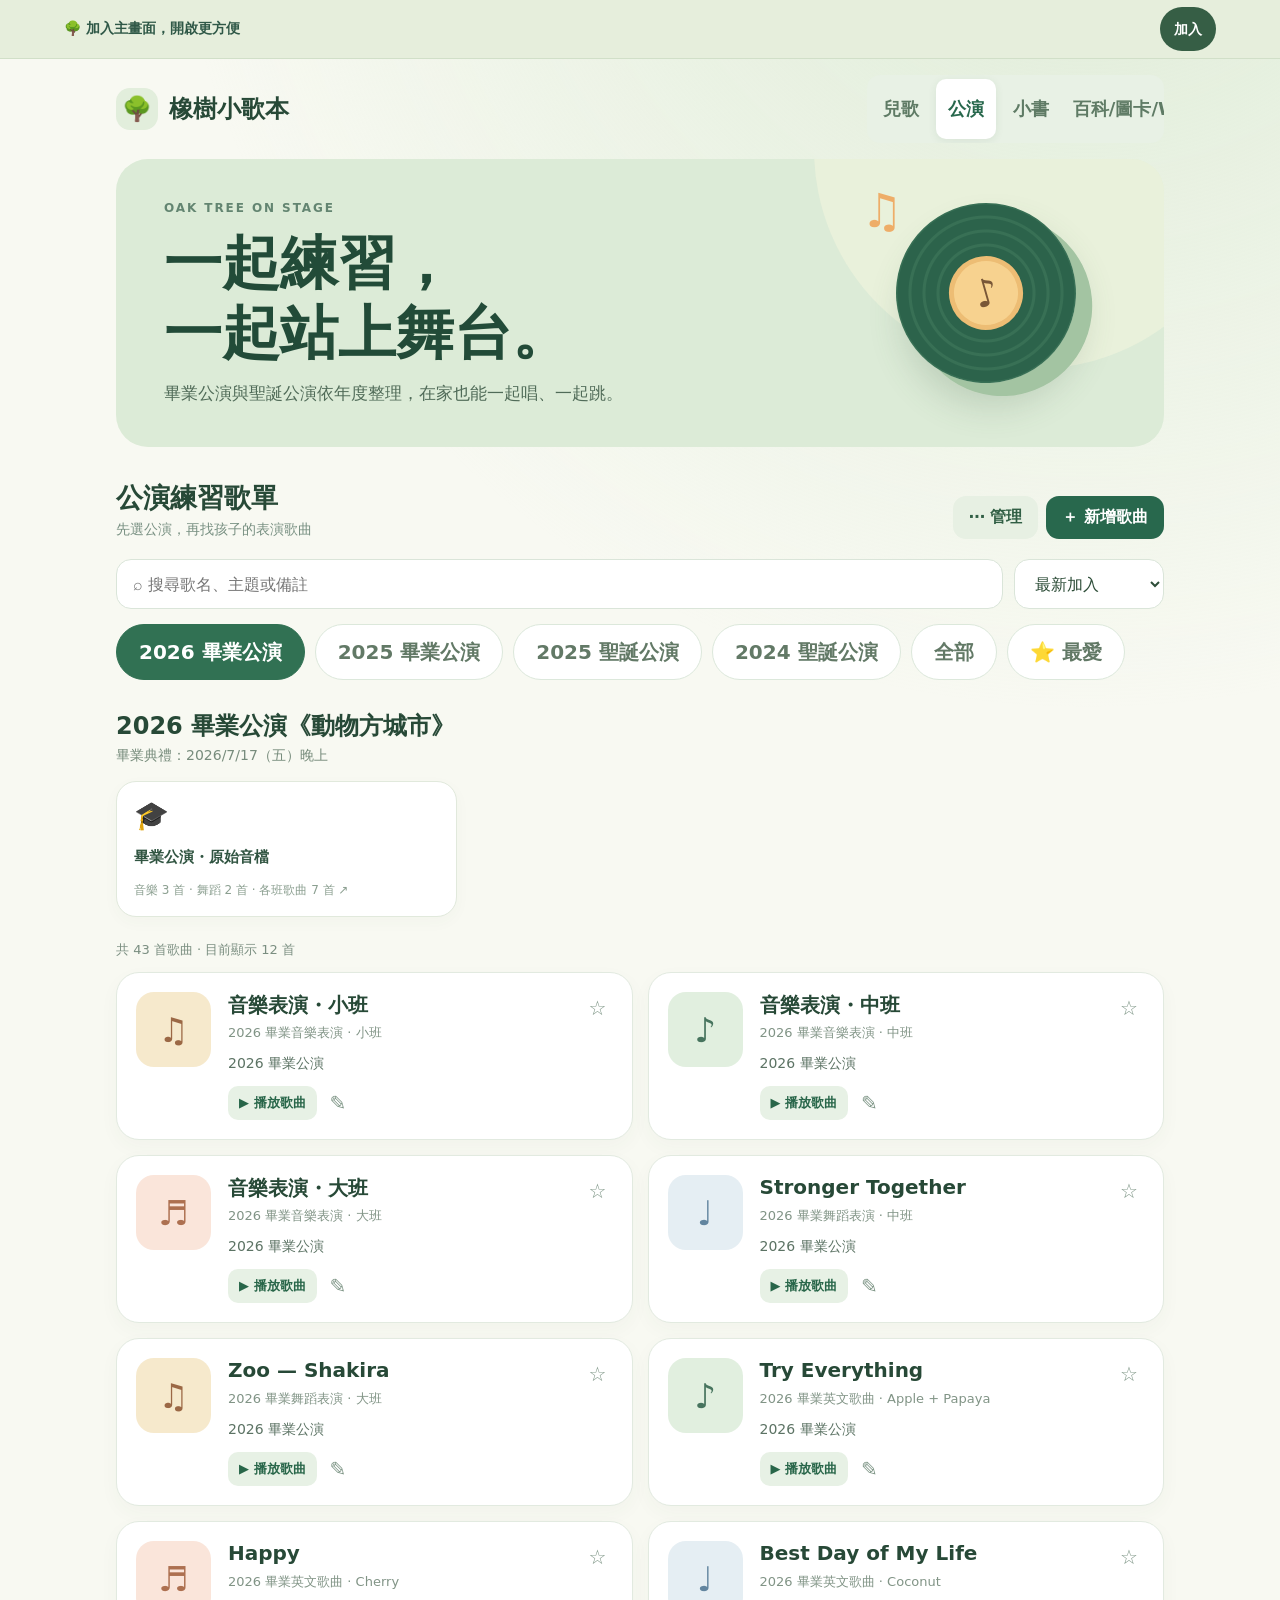
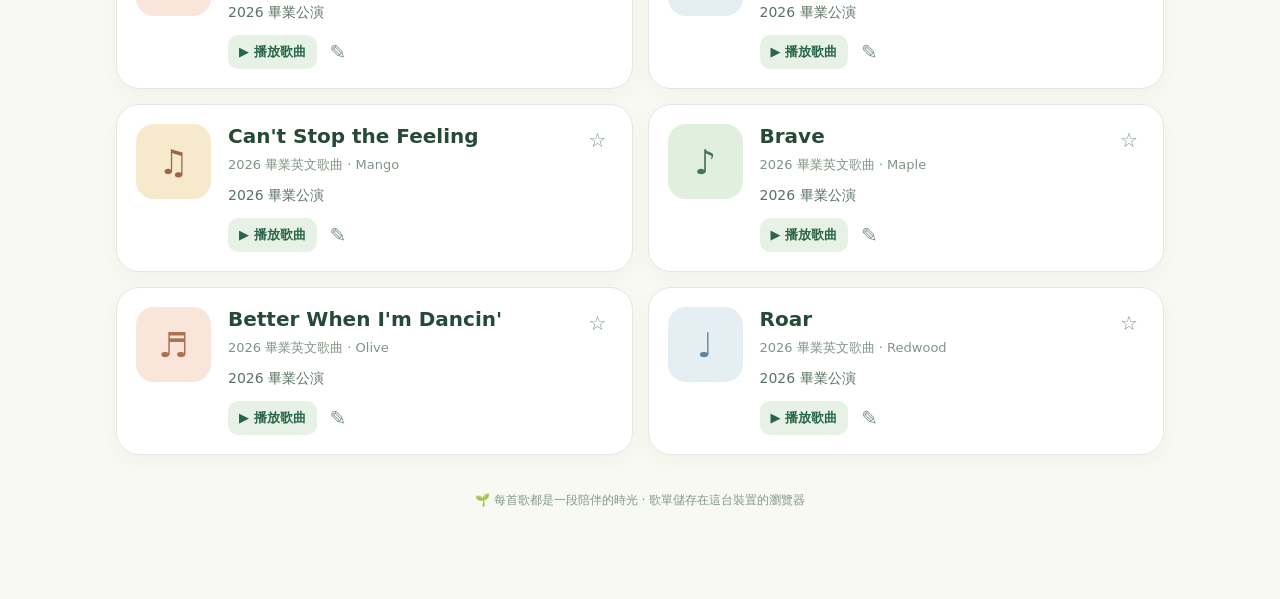
<file: performances/index.html>
<!doctype html><html lang="zh-Hant"><head><meta charset="utf-8"><meta name="viewport" content="width=device-width,initial-scale=1,viewport-fit=cover"><meta name="theme-color" content="#dfecdc"><meta name="description" content="橡樹幼兒園畢業公演與聖誕公演練習音檔"><link rel="manifest" href="../manifest.webmanifest?v=28"><link rel="icon" href="../icon.svg?v=28" type="image/svg+xml"><link rel="apple-touch-icon" href="../apple-touch-icon-v28.png"><title>橡樹公演歌單</title><style>
:root{font-family:ui-rounded,"Noto Sans TC","PingFang TC",system-ui,sans-serif;color:#274937;background:#f8f9f2}*{box-sizing:border-box}body{margin:0;background:radial-gradient(circle at 85% -10%,#dcebd5,transparent 35%),#f8f9f2}button,input,select,textarea{font:inherit}button{cursor:pointer}button:focus-visible,a:focus-visible,input:focus-visible,textarea:focus-visible{outline:3px solid #eaaa60;outline-offset:2px}.shell{max-width:1100px;margin:auto;padding:0 26px 90px}.top{display:flex;align-items:center;justify-content:space-between;padding:24px 0}.brand{display:flex;align-items:center;gap:11px;font-weight:900;font-size:20px}.brand span:first-child{display:grid;place-items:center;background:#e2eedc;width:42px;height:42px;border-radius:14px}.badge{color:#62816e;background:#eaf3e6;padding:9px 14px;border-radius:99px;font-size:13px;font-weight:700}.hero{position:relative;overflow:hidden;display:flex;align-items:center;justify-content:space-between;min-height:285px;padding:40px 48px;background:#dcebd7;border-radius:32px}.hero>div:first-child{position:relative;z-index:2}.hero:before{content:"";position:absolute;width:440px;height:440px;border-radius:50%;background:#f5f6df;right:-90px;top:-230px;opacity:.55}.eyebrow{font-size:13px;font-weight:900;letter-spacing:.16em;color:#648b69}.hero h1{font-size:clamp(35px,5vw,58px);line-height:1.2;margin:12px 0;color:#224b38}.hero p{color:#506b58;font-size:17px;line-height:1.6;max-width:510px;margin:0}.art{position:relative;z-index:1;width:200px;height:200px;margin-right:20px;flex:none}.record{width:180px;height:180px;border-radius:50%;background:repeating-radial-gradient(circle,#2c634b 0 4px,#387055 5px 7px,#2c634b 8px 14px);box-shadow:12px 17px 0 #a3c4a2,0 24px 35px #47654d33;transform:rotate(-16deg)}.record:after{content:"♪";position:absolute;inset:53px;border-radius:50%;display:grid;place-items:center;font-size:38px;color:#795737;background:#f7d28f;border:5px solid #edbd74}.music{position:absolute;left:-35px;top:-20px;font-size:47px;color:#eead68}.heading{display:flex;align-items:end;justify-content:space-between;gap:15px;margin:33px 0 20px}.heading h2{font-size:27px;margin:0}.heading p{font-size:14px;color:#789082;margin:5px 0 0}.actions{display:flex;gap:8px;flex-wrap:wrap}.btn{display:inline-flex;align-items:center;justify-content:center;gap:6px;border:0;border-radius:13px;padding:11px 16px;min-height:43px;font-weight:800;text-decoration:none}.primary{background:#28684d;color:#fff}.soft{background:#e7f0e3;color:#315f45}.ghost{background:#fff;border:1px solid #dbe7d9;color:#4d6856}.danger{background:#fff0e9;color:#a65234}.toolbar{display:flex;gap:11px;margin:20px 0 15px}.search{flex:1}.search input,.sort{width:100%;border:1px solid #dae5d9;border-radius:15px;background:white;padding:13px 16px;min-height:50px;color:#2d4d38}.sort{width:150px}.filters{display:flex;gap:10px;overflow:auto;padding-bottom:14px;scrollbar-width:none}.chip{flex:none;display:inline-flex;align-items:center;justify-content:center;white-space:nowrap;min-height:56px;border:1px solid #dce8db;border-radius:99px;background:#fff;color:#627966;padding:13px 22px;font-size:20px;line-height:1.35;font-weight:800}.chip.active{color:#fff;background:#317153;border-color:#317153}.count{font-size:13px;color:#7a8e80;margin-bottom:13px}.grid{display:grid;grid-template-columns:repeat(2,minmax(0,1fr));gap:15px}.card{display:flex;gap:17px;background:#fff;border:1px solid #e2eae0;border-radius:23px;padding:19px;min-height:155px;box-shadow:0 7px 20px #345c3e09}.cover{width:75px;height:75px;flex:none;display:grid;place-items:center;border-radius:18px;background:#f6e9cc;color:#9b6845;font-size:34px}.cover.c1{background:#e1efdf;color:#47745e}.cover.c2{background:#fae5da;color:#ad7050}.cover.c3{background:#e5eef3;color:#62859f}.body{min-width:0;flex:1}.cardtop{display:flex;justify-content:space-between;gap:8px}.card h3{font-size:20px;margin:0 0 5px;overflow-wrap:anywhere}.meta{font-size:13px;color:#819486;margin:0 0 11px}.notes{font-size:14px;line-height:1.5;color:#5c7364;margin:0 0 12px;overflow-wrap:anywhere}.bottom{display:flex;gap:7px;align-items:center;flex-wrap:wrap}.play{background:#e7f1e5;color:#286649;border:0;border-radius:10px;padding:8px 11px;font-size:13px;font-weight:900;text-decoration:none}.tiny{background:transparent;border:0;border-radius:10px;color:#819889;padding:6px;font-size:20px;line-height:1}.tiny.on{color:#e8a255}.empty{grid-column:1/-1;border:1px dashed #bfd5be;border-radius:26px;background:#fffefa;padding:50px 20px;text-align:center;color:#617767}.empty .icon{font-size:48px}.empty h3{color:#2a513c;margin:9px 0;font-size:22px}.empty p{line-height:1.7;max-width:460px;margin:0 auto 20px}.foot{text-align:center;margin-top:37px;font-size:12px;color:#84978b}dialog{border:0;border-radius:24px;padding:0;width:min(540px,calc(100% - 26px));max-height:calc(100vh - 30px);box-shadow:0 25px 80px #102b2480;color:#274737}dialog::backdrop{background:#142e2880;backdrop-filter:blur(4px)}.inner{padding:25px;max-height:calc(100vh - 30px);overflow:auto}.dhead{display:flex;align-items:center;justify-content:space-between;margin-bottom:17px}.dhead h2{margin:0;font-size:24px}.field{display:block;font-size:13px;font-weight:800;color:#42604b;margin:13px 0 6px}.input{width:100%;border:1px solid #d5e2d6;border-radius:12px;padding:12px 13px;min-height:45px;color:#294c38}.row{display:grid;grid-template-columns:1fr 1fr;gap:11px}.textarea{min-height:84px;resize:vertical}.dialog-actions{display:flex;justify-content:space-between;gap:8px;margin-top:22px}.dialog-actions>div{display:flex;gap:8px}.help{font-size:13px;line-height:1.7;color:#698073}.toast{position:fixed;bottom:22px;left:50%;transform:translateX(-50%);background:#244b39;color:white;border-radius:12px;padding:11px 16px;z-index:5;max-width:90%;text-align:center}.hidden{display:none!important}@media(max-width:700px){.shell{padding:0 16px 80px}.top{padding:16px 0}.brand{font-size:17px}.brand span:first-child{width:36px;height:36px}.badge{font-size:11px;padding:7px 10px}.hero{padding:30px 25px;min-height:0;border-radius:25px}.hero:before,.hero .art{display:none}.hero h1{font-size:clamp(29px,8.4vw,35px)}.hero p{font-size:15px;max-width:none;color:#3f614c}.heading{align-items:start}.heading h2{font-size:23px}.actions .btn{padding:10px 12px;font-size:13px}.toolbar{flex-direction:column}.sort{width:100%}.grid{grid-template-columns:1fr}.card{padding:16px;gap:13px}.cover{width:68px;height:68px}.card h3{font-size:18px}.row{grid-template-columns:1fr}}
.resources{margin-top:30px}.resources h2{font-size:24px;margin:0 0 5px}.resources>p{color:#778c7c;font-size:14px;margin:0 0 16px}.resource-grid{display:grid;grid-template-columns:repeat(3,minmax(0,1fr));gap:12px}.resource{display:flex;flex-direction:column;justify-content:space-between;min-height:136px;border-radius:20px;padding:17px;background:#fff;border:1px solid #e1e9dc;text-decoration:none;box-shadow:0 5px 16px #345c3e08}.resource:hover{border-color:#9cc5a3;transform:translateY(-2px)}.resource .r-icon{font-size:28px}.resource strong{font-size:15px;color:#315542;line-height:1.4}.resource small{color:#8b9f90;font-size:12px}.resource.ctp{background:#fbf5e9}.weekly-grid{grid-template-columns:repeat(2,minmax(0,1fr))}.weekly-grid .resource:last-child{grid-column:auto}@media(max-width:850px){.resource-grid{grid-template-columns:repeat(2,minmax(0,1fr))}}@media(max-width:450px){.resource{min-height:116px}.resource-grid .resource:last-child{grid-column:1/-1}}
.book-panel{margin:20px 0 0;border:1px solid #dce8da;border-radius:22px;background:#fffefa;overflow:hidden}.book-panel summary{cursor:pointer;padding:19px 23px;display:flex;justify-content:space-between;gap:10px;align-items:center;color:#305b42;font-size:19px;font-weight:900;list-style:none}.book-panel summary::-webkit-details-marker{display:none}.book-panel summary:after{content:"⌄";font-size:25px;line-height:1;transition:transform .2s}.book-panel[open] summary:after{transform:rotate(180deg)}.book-panel summary small{display:block;color:#789080;font-size:13px;font-weight:600;margin-top:3px}.books-grid{display:grid;grid-template-columns:repeat(2,minmax(0,1fr));gap:12px;padding:0 18px 18px}.book-card{border:1px solid #e4eadf;border-radius:16px;background:#fff;padding:16px}.book-card h3{margin:0 0 13px;font-size:17px;line-height:1.4;color:#2f5541}.book-card h3 span{display:inline-grid;place-items:center;width:27px;height:27px;border-radius:8px;background:#e5f0e3;color:#3d7054;font-size:12px;margin-right:8px}.track-links{display:flex;flex-wrap:wrap;gap:7px}.track-links a{display:inline-flex;align-items:center;gap:4px;padding:8px 11px;border-radius:10px;background:#edf4e9;color:#315f45;text-decoration:none;font-size:12px;font-weight:800}.track-links a:hover{background:#dcebd7}@media(max-width:700px){.books-grid{grid-template-columns:1fr;padding:0 12px 12px}.book-panel summary{padding:16px;font-size:17px}}
.unused-book-promo{display:flex;align-items:center;justify-content:space-between;gap:15px;background:#fff;border:1px solid #dce9d8;border-radius:20px;padding:20px 23px;margin-top:26px}.book-promo strong{font-size:18px;color:#315943}.book-promo p{font-size:14px;color:#708673;margin:5px 0 0}.book-promo a{display:inline-flex;align-items:center;justify-content:center;background:#326a50;color:#fff;text-decoration:none;border-radius:12px;padding:11px 15px;white-space:nowrap;font-size:14px;font-weight:900}@media(max-width:700px){.book-promo{align-items:stretch;flex-direction:column}.book-promo a{width:100%}}
.app-nav{display:flex;gap:5px;padding:4px;background:#e8f1e5;border-radius:13px}.app-nav a{padding:8px 12px;border-radius:10px;color:#5f7b65;text-decoration:none;font-size:13px;font-weight:900;white-space:nowrap}.app-nav a.active{background:#fff;color:#28684d;box-shadow:0 2px 8px #305f3d16}@media(max-width:700px){.app-nav a{padding:7px 9px;font-size:12px}.brand{font-size:16px}}
.semester-picker{margin:18px 0 8px;padding:16px;background:#edf3e7;border:1px solid #d6e5d2;border-radius:20px}.semester-picker[hidden],.weekly-source[hidden]{display:none}.semester-label{font-size:14px;font-weight:800;color:#58735f;margin-bottom:10px}.semester-tabs{display:grid;grid-template-columns:repeat(5,minmax(0,1fr));gap:8px}.semester-tab{font:inherit;cursor:pointer;border:1px solid #dce6d8;border-radius:13px;background:#fff;padding:11px 8px;color:#496754;font-size:17px;font-weight:900;min-width:0}.semester-tab small{display:block;font-size:12px;font-weight:600;margin-top:4px;color:#7b907e}.semester-tab.active{background:#326d50;color:#fff;border-color:#326d50}.semester-tab.active small{color:#e0eee1}.weekly-source{margin-top:20px}.weekly-source h3{margin:0 0 10px;font-size:18px;color:#3b654b}.term-pending{grid-column:1/-1;background:#f1f3ed;border:1px dashed #c6d6c2;padding:22px;border-radius:18px;color:#758b78;font-size:14px}@media(max-width:700px){.semester-picker{padding:13px}.semester-tabs{gap:6px}.semester-tab{font-size:16px;padding:10px 4px}.semester-tab small{font-size:11px}}@media(max-width:700px){.top{flex-wrap:wrap}.app-nav{width:100%}.app-nav a{flex:1;text-align:center;padding:10px 6px;font-size:14px}}.app-nav a{display:flex;align-items:center;justify-content:center;min-height:50px;padding:11px 16px;font-size:18px;line-height:1.35}@media(max-width:700px){.top{flex-wrap:wrap}.app-nav{width:100%}.app-nav a{flex:1;min-height:50px;padding:12px 6px;font-size:18px}}.brand{font-size:24px;line-height:1.25}
.top{padding:16px 0;gap:12px}.app-nav{height:68px;align-items:stretch}.app-nav a{height:60px;min-height:60px;padding:12px 6px}
.performance-details{display:flow-root;margin-bottom:24px}.performance-details .resources{margin-top:16px}.performance-details .resources[hidden]{display:none}
</style><link rel="stylesheet" href="../header.css?v=41"><script src="../pwa-update.js?v=27" defer></script><style>.oak-install-banner{display:flex;align-items:center;justify-content:space-between;gap:16px;padding:14px max(5%,env(safe-area-inset-right)) 14px max(5%,env(safe-area-inset-left));background:#e6eedc;border-bottom:1px solid #d1dfc8;color:#2f5847}.oak-install-banner strong{display:block;font-size:17px}.oak-install-banner span{display:block;font-size:13px;color:#6a806d;margin-top:3px}.oak-install-banner button,#oakNativeInstall{font:800 16px/1.3 system-ui,sans-serif;min-height:46px;padding:11px 20px;border:0;border-radius:24px;background:#365e45;color:#fff;white-space:nowrap;cursor:pointer}.oak-install-banner button:disabled{background:#cadac2;color:#4c6952;cursor:default}#oakInstallDialog{border:1px solid #d7e2ce;border-radius:24px;background:#f8f9f2;color:#2f4b38;max-width:480px;width:calc(100% - 32px);padding:26px;box-sizing:border-box}#oakInstallDialog::backdrop{background:#1d3e345c}#oakInstallDialog h2{font-size:23px;margin:8px 0 16px}#oakInstallDialog p{font-size:16px;line-height:1.8;margin:14px 0}#oakInstallDialog .oak-install-close{float:right;background:transparent;border:0;color:#456551;font-size:28px;cursor:pointer;min-width:40px;min-height:40px}#oakInstallDialog [hidden]{display:none!important}.oak-install-banner button:focus-visible,#oakInstallDialog button:focus-visible{outline:3px solid #ce9b42;outline-offset:3px}@media(max-width:560px){.oak-install-banner{padding:12px 4%;gap:10px}.oak-install-banner strong{font-size:15px}.oak-install-banner span{font-size:12px;max-width:160px;line-height:1.5}.oak-install-banner button{font-size:15px;padding:10px 15px}}.oak-install-banner{padding-top:7px;padding-bottom:7px;gap:8px}.oak-install-banner strong{font-size:14px;line-height:1.4;white-space:nowrap}.oak-install-banner button{font-size:14px;min-height:44px;padding:8px 14px}.oak-install-banner[hidden]{display:none!important}@media(display-mode:standalone){.oak-install-banner{display:none!important}}@media(max-width:360px){.oak-install-banner strong{font-size:13px}}</style><script src="../install-home.js?v=2" defer></script></head><body data-library="performances"><section class="oak-install-banner" aria-label="加入主畫面"><strong>🌳 加入主畫面，開啟更方便</strong><button id="oakInstallButton" type="button" aria-label="將橡樹歌單加入主畫面">加入</button></section><div class="shell"><header class="top"><div class="brand"><span>🌳</span>橡樹小歌本</div><nav class="app-nav" aria-label="主選單"><a href="../?v=27">兒歌</a><a class="active" aria-current="page" href="../performances/?v=27">公演</a><a href="../books/?v=27">小書</a><a href="../resources/?v=27">百科/圖卡/WA</a></nav></header><section class="hero"><div><div class="eyebrow">OAK TREE ON STAGE</div><h1>一起練習，<br>一起站上舞台。</h1><p>畢業公演與聖誕公演依年度整理，在家也能一起唱、一起跳。</p></div><div class="art" aria-hidden="true"><div class="record"></div><span class="music">♫</span></div></section><main><div class="heading"><div><h2>公演練習歌單</h2><p>先選公演，再找孩子的表演歌曲</p></div><div class="actions"><button id="manageBtn" class="btn soft">⋯ 管理</button><button id="addBtn" class="btn primary">＋ 新增歌曲</button></div></div><div class="toolbar"><label class="search"><input id="search" type="search" placeholder="⌕ 搜尋歌名、主題或備註" aria-label="搜尋歌單"></label><select id="sort" class="sort" aria-label="排序方式"><option value="new">最新加入</option><option value="title">歌名排序</option><option value="favorite">最愛優先</option></select></div><div id="filters" class="filters"></div><div id="semesterPicker" class="semester-picker"><div class="semester-label">每週兒歌 · 選擇學期</div><div id="semesterTabs" class="semester-tabs" role="group" aria-label="每週兒歌學期"></div></div><div class="performance-details"><section class="resources" hidden data-resource-section="graduation2026" aria-label="2026 畢業公演"><h2>2026 畢業公演《動物方城市》</h2><p>畢業典禮：2026/7/17（五）晚上</p><div class="resource-grid"><a class="resource" href="https://drive.google.com/drive/folders/1K1NIi3K9Lurmo0ay6AYvWTATbTv3E6ZQ?usp=sharing" target="_blank" rel="noopener noreferrer"><span class="r-icon">🎓</span><strong>畢業公演・原始音檔</strong><small>音樂 3 首 · 舞蹈 2 首 · 各班歌曲 7 首 ↗</small></a></div></section><section class="resources" hidden data-resource-section="graduation2025" aria-label="2025 畢業公演"><h2>2025 畢業公演《玩具總動員 Toy Story》</h2><p>畢業典禮：2025/7/18（五）</p><p>七班歌曲依劇本整理，連結包含 YouTube 影片與班級音檔。</p></section><section class="resources" hidden data-resource-section="xmas2025" aria-label="2025 聖誕公演原始資料"><h2>2025 聖誕公演《北極特快車》</h2><p>演出時間：2025/12/12（五）晚上</p><p>音樂、舞蹈與各班英文歌曲的原始音檔</p><div class="resource-grid"><a class="resource" href="https://drive.google.com/drive/folders/1yl2ZhX9q1It_2VSyPVSFjtflf5p-XNWS?usp=sharing" target="_blank" rel="noopener noreferrer"><span class="r-icon">🎼</span><strong>音樂表演</strong><small>小／中／大班 · 3 個音檔 ↗</small></a><a class="resource" href="https://drive.google.com/drive/folders/16XNdPNom9mwrNXJvvQjLvNUYCAqm4Wp9?usp=sharing" target="_blank" rel="noopener noreferrer"><span class="r-icon">💃</span><strong>舞蹈表演</strong><small>中／大班 · 2 個音檔 ↗</small></a><a class="resource" href="https://drive.google.com/drive/folders/1-TQulCMNO-ByP-AuFjM0NJUwzsC9OfFJ?usp=sharing" target="_blank" rel="noopener noreferrer"><span class="r-icon">🎤</span><strong>各班英文歌曲</strong><small>7 個音檔 · 開啟資料夾 ↗</small></a></div></section><section class="resources" hidden data-resource-section="xmas2024" aria-label="2024 聖誕公演"><h2>2024 聖誕公演《聖誕頌歌 A Christmas Carol》</h2><p>演出時間：2024/12/20（五）晚上</p></section></div><div id="count" class="count"></div><div id="grid" class="grid"></div></main><footer class="foot">🌱 每首歌都是一段陪伴的時光 · 歌單儲存在這台裝置的瀏覽器</footer></div>
<dialog id="songDialog"><form id="songForm" class="inner"><div class="dhead"><h2 id="dialogTitle">新增歌曲</h2><button type="button" class="tiny" data-close="songDialog" aria-label="關閉">✕</button></div><input type="hidden" name="id"><label class="field" for="title">歌名 *</label><input class="input" id="title" name="title" required maxlength="100" placeholder="歌曲名稱"><div class="row"><div><label class="field" for="category">主題／分類</label><input class="input" id="category" name="category" list="categoryList" maxlength="30" placeholder="英文歌、節慶等"><datalist id="categoryList"></datalist></div><div><label class="field" for="artist">語言或演唱者</label><input class="input" id="artist" name="artist" maxlength="50" placeholder="中文、英文等"></div></div><label class="field" for="url">播放連結 *</label><input class="input" id="url" name="url" type="url" required placeholder="https://youtube.com/…"><label class="field" for="url2">其他連結（選填）</label><input class="input" id="url2" name="url2" type="url" placeholder="另一個影片或音樂連結"><label class="field" for="notes">備註（選填）</label><textarea class="input textarea" id="notes" name="notes" maxlength="300" placeholder="老師分享日期、孩子喜歡的段落…"></textarea><div class="dialog-actions"><button type="button" id="deleteBtn" class="btn danger hidden">刪除</button><div><button type="button" class="btn ghost" data-close="songDialog">取消</button><button class="btn primary" type="submit">儲存歌曲</button></div></div></form></dialog>
<dialog id="manageDialog"><div class="inner"><div class="dhead"><h2>管理歌單</h2><button type="button" class="tiny" data-close="manageDialog" aria-label="關閉">✕</button></div><p class="help">一次貼上多首歌，每行一首：<br><b>歌名 | 播放連結 | 主題</b><br>主題可以留空。匯入會加入目前歌單。</p><textarea id="bulk" class="input textarea" style="min-height:140px" placeholder="歌名 | https://... | 英文歌&#10;另一首歌 | https://... | 生活歌"></textarea><div style="display:flex;justify-content:flex-end;margin:10px 0 25px"><button id="importText" class="btn primary">匯入文字</button></div><p class="help">匯出備份可保留最愛、備註和連結；換手機時可匯入。同歌名與連結會略過。</p><div class="actions"><button id="exportBtn" class="btn soft">↓ 匯出備份</button><button id="importBtn" class="btn ghost">↑ 匯入備份</button><input id="fileInput" type="file" accept="application/json,.json" hidden></div></div></dialog><div id="toast" class="toast hidden" role="status" aria-live="polite"></div><script src="../seed.js?v=13" defer></script><script src="../christmas.js" defer></script><script src="../christmas2025.js" defer></script><script src="../weekly1131.js?v=14" defer></script><script src="../weekly1142.js?v=15" defer></script><script src="../weekly1141.js" defer></script><script src="../weekly1151.js?v=1" defer></script><script src="../graduation2026.js?v=1" defer></script><script src="../graduation2025.js?v=1" defer></script><script src="../app.js?v=21" defer></script><script src="../youtube-player.js?v=1" defer></script><dialog id="oakInstallDialog"><form method="dialog"><button class="oak-install-close" aria-label="關閉加入主畫面說明">×</button></form><h2>把橡樹歌單放進主畫面</h2><p>下次點專屬圖示，就能直接開啟歌單。</p><button id="oakNativeInstall" type="button" hidden>安裝橡樹歌單</button><p><strong>iPhone／iPad</strong><br>用 Safari 開啟 → 按「分享」→「加入主畫面」→「新增」。</p><p><strong>Android／電腦</strong><br>可從瀏覽器選單選「安裝應用程式」或「加入主畫面」。</p><p id="oakInstallStatus" role="status" aria-live="polite"></p></dialog></body></html>
</file>
<file: header.css>
/* Shared header geometry for every section. */
.top{padding:16px 0;gap:12px}
.top .brand{height:42px;min-height:42px;margin:0;gap:11px;font-size:24px;line-height:30px}
.top .brand>span:first-child{flex:none;width:42px;height:42px;display:grid;place-items:center;border-radius:14px;font-size:24px;line-height:1}
.top .app-nav{box-sizing:border-box;height:68px;margin:0;padding:4px;gap:5px;align-items:stretch}
.top .app-nav a{box-sizing:border-box;height:60px;min-height:60px;margin:0;padding:12px 6px;display:flex;align-items:center;justify-content:center;line-height:1.35}
@media(max-width:700px){
 .shell{padding-left:16px;padding-right:16px}
 .top{display:grid;grid-template-columns:minmax(0,1fr);justify-content:normal;align-items:start;row-gap:12px;column-gap:0}
 .top .brand>span:first-child{width:36px;height:36px}
 .top .app-nav{width:100%;min-width:0}
 .top .app-nav a{flex:1;min-width:0}
}

/* Four categories keep their large labels without compressing the long final label. */
.top .app-nav{overflow-x:auto;scrollbar-width:none}
.top .app-nav::-webkit-scrollbar{display:none}
.top .app-nav a{flex:1 0 60px;white-space:nowrap}
.top .app-nav a:last-child{flex:2 0 132px}

/* Consistent hero heading typography across all four sections. */
.hero h1{font-size:clamp(35px,5vw,58px);font-weight:700;line-height:1.2;letter-spacing:0;margin:12px 0}
@media(max-width:700px){.hero h1{font-size:clamp(28px,9.4vw,35px)}}

/* Shared English eyebrow typography above the hero headings. */
.hero .eyebrow{font-family:ui-rounded,"Noto Sans TC","PingFang TC",system-ui,sans-serif;font-size:12px;font-weight:900;line-height:1.5;letter-spacing:.16em;color:#638571}

/* Keep playlist actions together on narrow screens. */
@media(max-width:700px){
 .heading{flex-wrap:wrap;gap:12px}
 .heading>div:first-child{flex:1 1 100%;min-width:0}
 .heading>.actions{flex:0 0 auto;flex-wrap:nowrap;margin-left:auto}
 .heading>.actions .btn{white-space:nowrap;flex-shrink:0}
}
</file>
